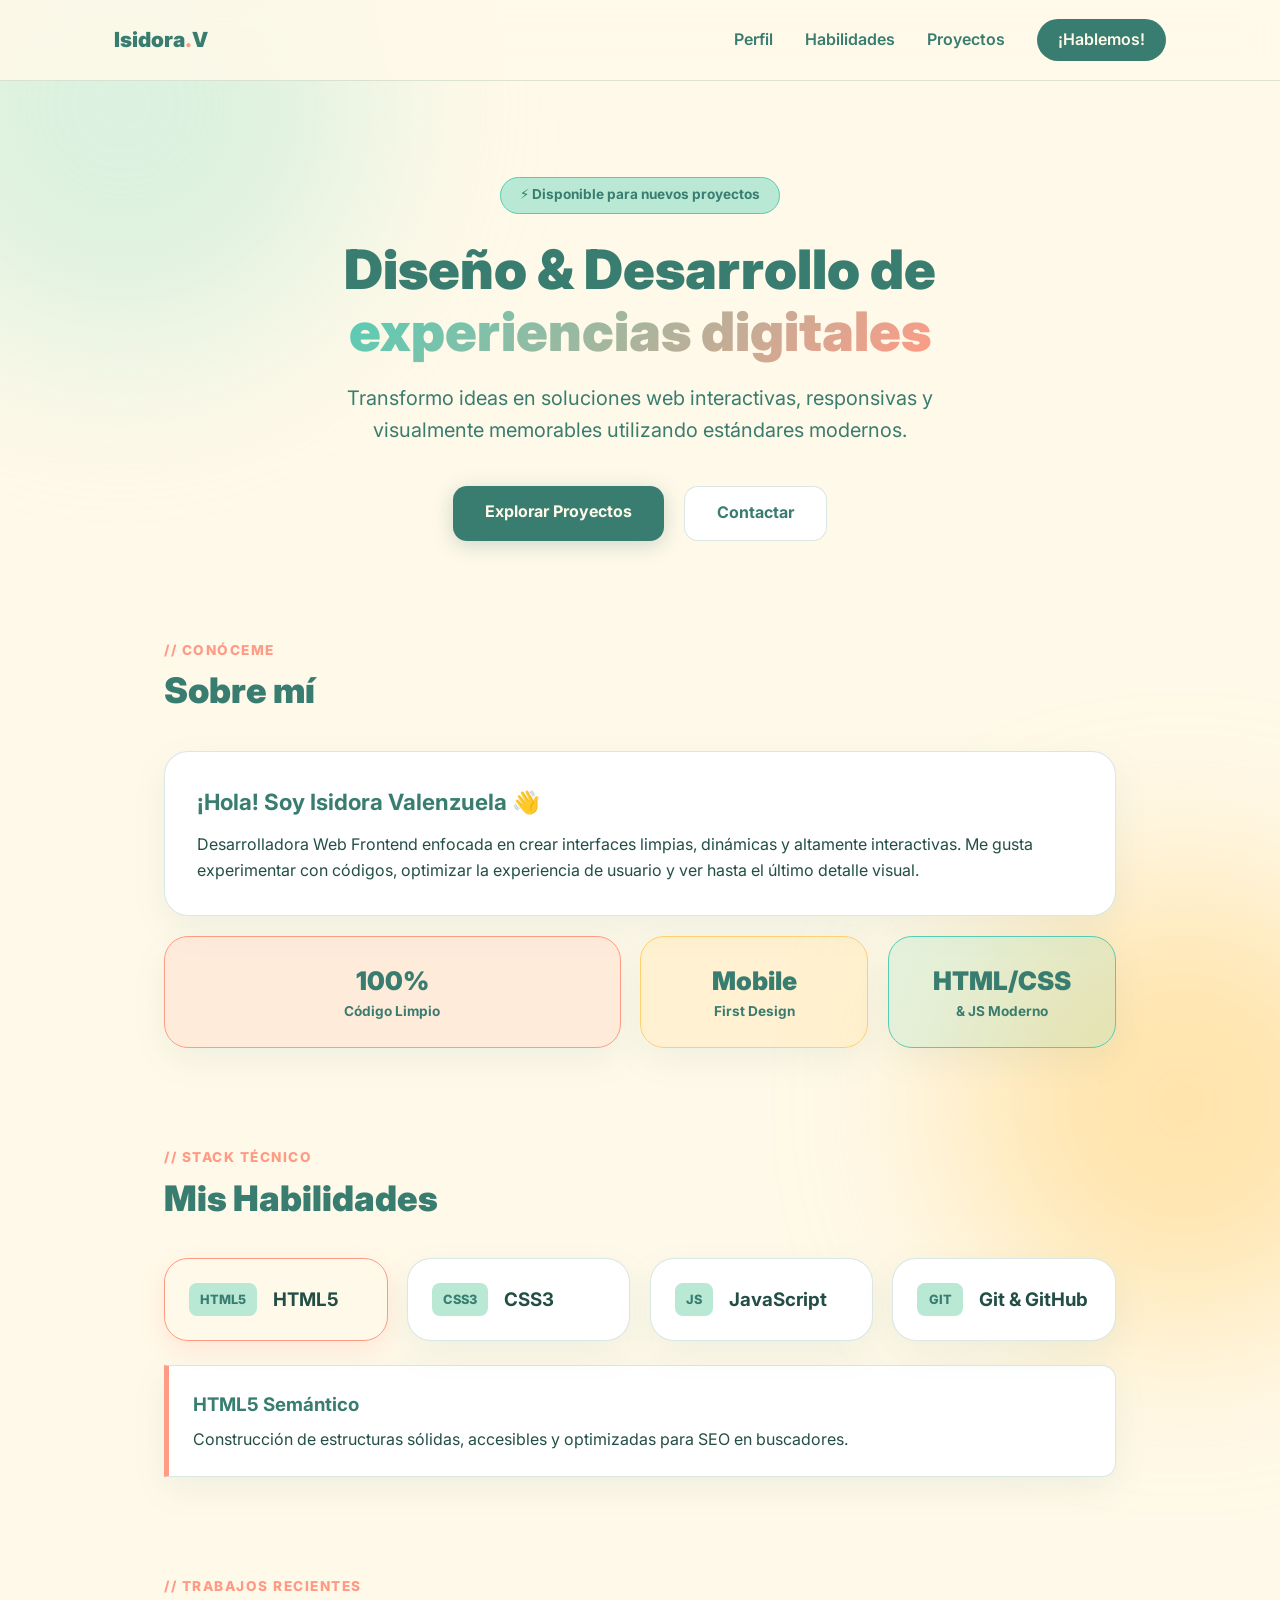
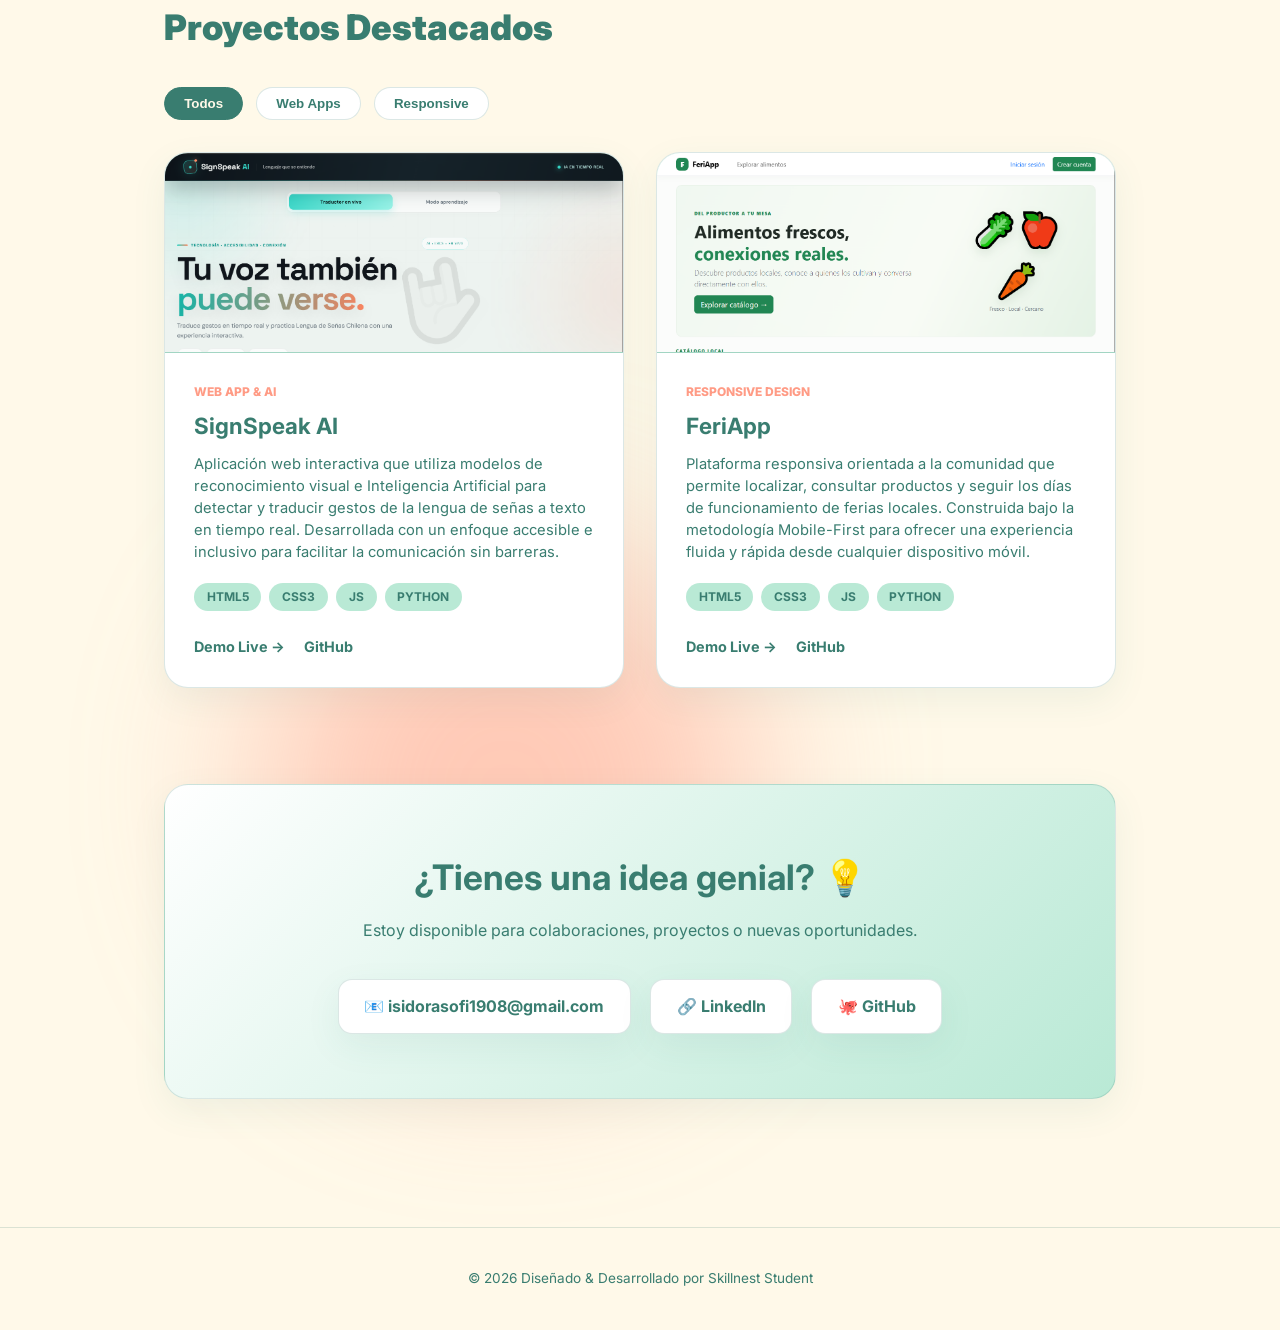
<file: index.html>
<!DOCTYPE html>
<html lang="es">
<head>
  <meta charset="UTF-8">
  <meta name="viewport" content="width=device-width, initial-scale=1.0">
  <title>Portafolio Interactivo | Frontend Developer</title>
  <!-- Fuente Google Inter -->
  <link rel="preconnect" href="https://fonts.googleapis.com">
  <link rel="preconnect" href="https://fonts.gstatic.com" crossorigin>
  <link href="https://fonts.googleapis.com/css2?family=Inter:wght@300;400;600;700;900&display=swap" rel="stylesheet">
  <link rel="stylesheet" href="static/css/style.css">
</head>
<body>

  <!-- ELEMENTOS DE FONDO DINÁMICO -->
  <div class="blob blob-1"></div>
  <div class="blob blob-2"></div>
  <div class="blob blob-3"></div>

  <!-- NAVEGACIÓN -->
  <header class="navbar">
    <div class="nav-container">
      <a href="#" class="logo">Isidora<span class="logo-accent">.</span>V</a>
      <nav class="nav-links">
        <a href="#sobre-mi">Perfil</a>
        <a href="#skills">Habilidades</a>
        <a href="#proyectos">Proyectos</a>
        <a href="#contacto" class="nav-btn">¡Hablemos!</a>
      </nav>
    </div>
  </header>

  <!-- HÉROE DINÁMICO -->
  <section class="hero">
    <div class="hero-container">
      <div class="badge">⚡ Disponible para nuevos proyectos</div>
      <h1>Diseño & Desarrollo de <span class="gradient-text">experiencias digitales</span></h1>
      <p class="hero-description">
        Transformo ideas en soluciones web interactivas, responsivas y visualmente memorables utilizando estándares modernos.
      </p>
      <div class="hero-actions">
        <a href="#proyectos" class="btn btn-primary">Explorar Proyectos</a>
        <a href="#contacto" class="btn btn-secondary">Contactar</a>
      </div>
    </div>
  </section>

  <main class="main-container">

    <!-- BENTO GRID DE PERFIL & ESTADÍSTICAS -->
    <section id="sobre-mi" class="section">
      <div class="section-header">
        <span class="section-subtitle">// CONÓCEME</span>
        <h2>Sobre mí</h2>
      </div>

      <div class="bento-grid">
        <div class="bento-card main-info">
          <h3>¡Hola! Soy Isidora Valenzuela 👋</h3>
          <p>
            Desarrolladora Web Frontend enfocada en crear interfaces limpias, dinámicas y altamente interactivas. Me gusta experimentar con códigos, optimizar la experiencia de usuario y ver hasta el último detalle visual.
          </p>
        </div>

        <div class="bento-card stat-card coral">
          <span class="stat-number">100%</span>
          <span class="stat-label">Código Limpio</span>
        </div>

        <div class="bento-card stat-card yellow">
          <span class="stat-number">Mobile</span>
          <span class="stat-label">First Design</span>
        </div>

        <div class="bento-card stat-card teal">
          <span class="stat-number">HTML/CSS</span>
          <span class="stat-label">& JS Moderno</span>
        </div>
      </div>
    </section>

    <!-- HABILIDADES DINÁMICAS -->
    <section id="skills" class="section">
      <div class="section-header">
        <span class="section-subtitle">// STACK TÉCNICO</span>
        <h2>Mis Habilidades</h2>
      </div>

      <div class="skills-grid">
        <div class="skill-card active" onclick="selectSkill(this, 'HTML5 Semántico', 'Construcción de estructuras sólidas, accesibles y optimizadas.')">
          <div class="skill-badge html-badge">HTML5</div>
          <h3>HTML5</h3>
        </div>
        <div class="skill-card" onclick="selectSkill(this, 'CSS3 & Layouts', 'Maquetación avanzada con Flexbox, CSS, variables dinámicas y animaciones fluidas.')">
          <div class="skill-badge css-badge">CSS3</div>
          <h3>CSS3</h3>
        </div>
        <div class="skill-card" onclick="selectSkill(this, 'JavaScript Moderno', 'Lógica interactiva, gestión del DOM, consumo de APIs y manejo de eventos dinámicos.')">
          <div class="skill-badge js-badge">JS</div>
          <h3>JavaScript</h3>
        </div>
        <div class="skill-card" onclick="selectSkill(this, 'Control de Versiones', 'Gestión eficiente de repositorios, trabajo colaborativo y despliegue continuo en GitHub.')">
          <div class="skill-badge git-badge">GIT</div>
          <h3>Git & GitHub</h3>
        </div>
      </div>

      <div class="skill-detail" id="skill-box">
        <h3 id="skill-title">HTML5 Semántico</h3>
        <p id="skill-desc">Construcción de estructuras sólidas, accesibles y optimizadas para SEO en buscadores.</p>
      </div>
    </section>

    <!-- PROYECTOS CON FILTRO INTERACTIVO -->
    <section id="proyectos" class="section">
      <div class="section-header">
        <span class="section-subtitle">// TRABAJOS RECIENTES</span>
        <h2>Proyectos Destacados</h2>
      </div>

      <!-- BOTONES DE FILTRO -->
      <div class="project-filters">
        <button class="filter-btn active" onclick="filterProjects('todos', this)">Todos</button>
        <button class="filter-btn" onclick="filterProjects('web', this)">Web Apps</button>
        <button class="filter-btn" onclick="filterProjects('responsive', this)">Responsive</button>
      </div>

      <div class="projects-grid">
        <!-- PROYECTO 1: SignSpeak AI -->
        <article class="project-card" data-category="web">
          <div class="project-banner">
            <img src="static/img/SignSpeakAI.png" alt="Captura de SignSpeak AI" onerror="this.parentNode.classList.add('project-1-bg')">
          </div>
          <div class="project-content">
            <span class="project-tag">WEB APP & AI</span>
            <h3>SignSpeak AI</h3>
            <p>Aplicación web interactiva que utiliza modelos de reconocimiento visual e Inteligencia Artificial para detectar y traducir gestos de la lengua de señas a texto en tiempo real. Desarrollada con un enfoque accesible e inclusivo para facilitar la comunicación sin barreras.</p>
            <div class="tech-stack">
              <span>HTML5</span>
              <span>CSS3</span>
              <span>JS</span>
              <span>PYTHON</span>
            </div>
            <div class="project-links">
              <a href="https://tuli-rh.github.io/SignSpeakAI/" target="_blank" class="link-btn primary">Demo Live →</a>
              <a href="https://github.com/tuli-rh/SignSpeakAI" target="_blank" class="link-btn secondary">GitHub</a>
            </div>
          </div>
        </article>

        <!-- PROYECTO 2: FeriApp -->
        <article class="project-card" data-category="responsive">
          <div class="project-banner">
            <img src="static/img/FeriApp.png" alt="Captura de FeriApp" onerror="this.parentNode.classList.add('project-2-bg')">
          </div>
          <div class="project-content">
            <span class="project-tag">RESPONSIVE DESIGN</span>
            <h3>FeriApp</h3>
            <p>Plataforma responsiva orientada a la comunidad que permite localizar, consultar productos y seguir los días de funcionamiento de ferias locales. Construida bajo la metodología Mobile-First para ofrecer una experiencia fluida y rápida desde cualquier dispositivo móvil.</p>
            <div class="tech-stack">
              <span>HTML5</span>
              <span>CSS3</span>
              <span>JS</span>
              <span>PYTHON</span>
            </div>
            <div class="project-links">
              <a href="https://feriapp-sitio-web-xdsj.onrender.com/" target="_blank" class="link-btn primary">Demo Live →</a>
              <a href="https://github.com/tuli-rh/feriApp_sitio_web" target="_blank" class="link-btn secondary">GitHub</a>
            </div>
          </div>
        </article>
      </div>
    </section>

    <!-- CONTACTO DESTACADO -->
    <section id="contacto" class="section">
      <div class="contact-card">
        <h2>¿Tienes una idea genial? 💡</h2>
        <p>Estoy disponible para colaboraciones, proyectos o nuevas oportunidades.</p>
        <div class="contact-info">
          <a href="mailto:isidorasofi1908@gmail.com" class="contact-link">📧 isidorasofi1908@gmail.com</a>
          <a href="https://www.linkedin.com/in/isidora-valenzuela-a867843b9/" target="_blank" class="contact-link">🔗 LinkedIn</a>
          <a href="https://github.com/isiss641225" target="_blank" class="contact-link">🐙 GitHub</a>
        </div>
      </div>
    </section>

  </main>

  <footer>
    <p>© 2026 Diseñado & Desarrollado por Skillnest Student</p>
  </footer>

  <script src="static/js/script.js"></script>
</body>
</html>
</file>
<file: static/css/style.css>
/* ===================================================
   PALETA TURQUESA, CORAL & AMARILLO CÁLIDO
   =================================================== */
:root {
  --c-bg: #FFF9E9;
  --c-mint-light: #B9E9D5;
  --c-turquoise: #55CDB5;
  --c-coral: #FF9B85;
  --c-yellow: #FFCF70;
  --c-teal-dark: #397D70;

  --text-main: #234E46;
  --text-muted: #397D70;
  --bg-card: #FFFFFF;

  --gradient-accent: linear-gradient(135deg, var(--c-turquoise) 0%, var(--c-coral) 100%);
  --border-color: rgba(57, 125, 112, 0.18);
  --shadow-soft: 0 12px 35px rgba(57, 125, 112, 0.08);
  --radius-lg: 24px;
  --radius-md: 14px;
}

* {
  box-sizing: border-box;
  margin: 0;
  padding: 0;
  scroll-behavior: smooth;
}

body {
  font-family: 'Inter', system-ui, -apple-system, sans-serif;
  background-color: var(--c-bg);
  color: var(--text-main);
  line-height: 1.6;
  overflow-x: hidden;
  position: relative;
}

/* BLOBS ANIMADOS EN EL FONDO */
.blob {
  position: absolute;
  border-radius: 50%;
  filter: blur(90px);
  z-index: -1;
  opacity: 0.5;
  pointer-events: none;
}
.blob-1 { top: -5%; left: -10%; width: 500px; height: 500px; background: var(--c-mint-light); }
.blob-2 { top: 30%; right: -10%; width: 450px; height: 450px; background: var(--c-yellow); }
.blob-3 { bottom: 10%; left: 20%; width: 500px; height: 500px; background: var(--c-coral); }

/* NAVEGACIÓN */
.navbar {
  position: sticky;
  top: 0;
  z-index: 100;
  background: rgba(255, 249, 233, 0.85);
  backdrop-filter: blur(16px);
  border-bottom: 1px solid var(--border-color);
}

.nav-container {
  max-width: 1100px;
  margin: 0 auto;
  display: flex;
  justify-content: space-between;
  align-items: center;
  padding: 1.2rem 1.5rem;
}

.logo {
  font-weight: 900;
  font-size: 1.3rem;
  color: var(--c-teal-dark);
  text-decoration: none;
}

.logo-accent { color: var(--c-coral); }

.nav-links {
  display: flex;
  align-items: center;
  gap: 2rem;
}

.nav-links a {
  color: var(--text-muted);
  text-decoration: none;
  font-weight: 600;
  transition: color 0.2s ease;
}

.nav-links a:hover { color: var(--c-teal-dark); }

.nav-btn {
  background: var(--c-teal-dark);
  color: #FFF9E9 !important;
  font-weight: 700;
  padding: 0.5rem 1.3rem;
  border-radius: 30px;
  transition: transform 0.2s ease, box-shadow 0.2s ease !important;
}

.nav-btn:hover {
  transform: translateY(-2px);
  box-shadow: 0 6px 20px rgba(57, 125, 112, 0.3);
}

/* HERO SECTION */
.hero {
  padding: 6rem 1.5rem 4rem 1.5rem;
  text-align: center;
}

.hero-container {
  max-width: 850px;
  margin: 0 auto;
}

.badge {
  display: inline-block;
  padding: 0.4rem 1.2rem;
  background: var(--c-mint-light);
  color: var(--c-teal-dark);
  border-radius: 30px;
  font-size: 0.85rem;
  font-weight: 700;
  margin-bottom: 1.5rem;
  border: 1px solid var(--c-turquoise);
}

.hero h1 {
  font-size: 3.4rem;
  font-weight: 900;
  line-height: 1.15;
  margin-bottom: 1.2rem;
  color: var(--c-teal-dark);
}

.gradient-text {
  background: var(--gradient-accent);
  -webkit-background-clip: text;
  -webkit-text-fill-color: transparent;
}

.hero-description {
  font-size: 1.25rem;
  color: var(--text-muted);
  max-width: 620px;
  margin: 0 auto 2.5rem auto;
}

.hero-actions {
  display: flex;
  justify-content: center;
  gap: 1.2rem;
}

/* BOTONES */
.btn {
  padding: 0.85rem 2rem;
  border-radius: var(--radius-md);
  font-weight: 700;
  text-decoration: none;
  transition: all 0.25s ease;
}

.btn-primary {
  background: var(--c-teal-dark);
  color: #FFF9E9;
  box-shadow: 0 4px 20px rgba(57, 125, 112, 0.25);
}

.btn-primary:hover {
  transform: translateY(-3px);
  box-shadow: 0 8px 25px rgba(57, 125, 112, 0.4);
}

.btn-secondary {
  background: var(--bg-card);
  color: var(--c-teal-dark);
  border: 1px solid var(--border-color);
}

.btn-secondary:hover {
  background: var(--c-mint-light);
  transform: translateY(-2px);
}

/* MAIN CONTAINER & SECCIONES */
.main-container {
  max-width: 1000px;
  margin: 0 auto;
  padding: 2rem 1.5rem;
}

.section { margin-bottom: 6rem; }

.section-header { margin-bottom: 2rem; }

.section-subtitle {
  color: var(--c-coral);
  font-size: 0.85rem;
  font-weight: 800;
  letter-spacing: 1.5px;
}

.section-header h2 {
  font-size: 2.2rem;
  font-weight: 900;
  color: var(--c-teal-dark);
}

/* BENTO GRID */
.bento-grid {
  display: grid;
  grid-template-columns: 2fr 1fr 1fr;
  gap: 1.2rem;
}

.bento-card {
  background: var(--bg-card);
  border-radius: var(--radius-lg);
  padding: 2rem;
  border: 1px solid var(--border-color);
  box-shadow: var(--shadow-soft);
  transition: transform 0.3s ease;
}

.bento-card:hover { transform: translateY(-4px); }

.bento-card.main-info { grid-column: span 3; }
.bento-card.main-info h3 { color: var(--c-teal-dark); margin-bottom: 0.8rem; font-size: 1.4rem; }

.stat-card {
  display: flex;
  flex-direction: column;
  justify-content: center;
  align-items: center;
  text-align: center;
  padding: 1.5rem;
}

.stat-card.coral { background: rgba(255, 155, 133, 0.15); border-color: var(--c-coral); }
.stat-card.yellow { background: rgba(255, 207, 112, 0.2); border-color: var(--c-yellow); }
.stat-card.teal { background: rgba(85, 205, 181, 0.15); border-color: var(--c-turquoise); }

.stat-number { font-size: 1.6rem; font-weight: 900; color: var(--c-teal-dark); }
.stat-label { font-size: 0.85rem; font-weight: 700; color: var(--text-muted); }

/* SKILLS */
.skills-grid {
  display: grid;
  grid-template-columns: repeat(auto-fit, minmax(200px, 1fr));
  gap: 1.2rem;
  margin-bottom: 1.5rem;
}

.skill-card {
  background: var(--bg-card);
  border: 1px solid var(--border-color);
  padding: 1.5rem;
  border-radius: var(--radius-lg);
  box-shadow: var(--shadow-soft);
  cursor: pointer;
  transition: all 0.25s ease;
  display: flex;
  align-items: center;
  gap: 1rem;
}

.skill-card:hover {
  border-color: var(--c-turquoise);
  transform: translateY(-4px);
}

.skill-card.active {
  border-color: var(--c-coral);
  background: #FFF9E9;
  box-shadow: 0 8px 25px rgba(255, 155, 133, 0.2);
}

.skill-badge {
  font-weight: 800;
  font-size: 0.8rem;
  padding: 0.4rem 0.7rem;
  border-radius: 8px;
  background: var(--c-mint-light);
  color: var(--c-teal-dark);
}

.skill-detail {
  background: var(--bg-card);
  border-left: 5px solid var(--c-coral);
  padding: 1.5rem;
  border-radius: 0 var(--radius-md) var(--radius-md) 0;
  border-top: 1px solid var(--border-color);
  border-right: 1px solid var(--border-color);
  border-bottom: 1px solid var(--border-color);
  box-shadow: var(--shadow-soft);
}

.skill-detail h3 { color: var(--c-teal-dark); margin-bottom: 0.4rem; }

/* FILTROS DE PROYECTO */
.project-filters {
  display: flex;
  gap: 0.8rem;
  margin-bottom: 2rem;
}

.filter-btn {
  background: var(--bg-card);
  border: 1px solid var(--border-color);
  padding: 0.5rem 1.2rem;
  border-radius: 20px;
  font-weight: 700;
  color: var(--text-muted);
  cursor: pointer;
  transition: all 0.2s ease;
}

.filter-btn.active, .filter-btn:hover {
  background: var(--c-teal-dark);
  color: #FFF9E9;
  border-color: var(--c-teal-dark);
}

/* CONTENEDOR DE TARJETAS DE PROYECTOS */
.projects-grid {
  display: grid;
  grid-template-columns: repeat(auto-fit, minmax(320px, 1fr));
  gap: 2rem;
}

/* TARJETA INDIVIDUAL (Estructura en Columna Obligatoria) */
.project-card {
  background: var(--bg-card);
  border: 1px solid var(--border-color);
  border-radius: var(--radius-lg);
  box-shadow: var(--shadow-soft);
  overflow: hidden;
  display: flex;
  flex-direction: column; /* Apila el banner arriba y el contenido abajo */
  transition: all 0.3s ease;
}

.project-card:hover {
  border-color: var(--c-turquoise);
  transform: translateY(-6px);
  box-shadow: 0 15px 35px rgba(85, 205, 181, 0.25);
}

/* RECTÁNGULO DE LA IMAGEN EN LA PARTE SUPERIOR */
.project-banner {
  width: 100%;
  height: 200px; /* Ancho completo y alto fijo */
  position: relative;
  overflow: hidden;
  background-color: var(--c-mint-light);
  border-bottom: 1px solid var(--border-color);
}

.project-banner img {
  width: 100%;
  height: 100%;
  object-fit: cover; /* Recorta y encaja la imagen sin deformarla */
  object-position: top center;
  display: block;
  transition: transform 0.3s ease;
}

.project-card:hover .project-banner img {
  transform: scale(1.05);
}

/* BACKUP DE COLOR SI NO CARGA LA IMAGEN */
.project-1-bg { background: linear-gradient(135deg, var(--c-turquoise), var(--c-mint-light)); }
.project-2-bg { background: linear-gradient(135deg, var(--c-yellow), var(--c-coral)); }

/* CONTENIDO INFERIOR */
.project-content {
  padding: 1.8rem;
  display: flex;
  flex-direction: column;
  flex-grow: 1;
}

.project-tag {
  font-size: 0.75rem;
  color: var(--c-coral);
  font-weight: 800;
  text-transform: uppercase;
}

.project-content h3 {
  font-size: 1.4rem;
  margin: 0.4rem 0 0.6rem 0;
  color: var(--c-teal-dark);
}

.project-content p {
  color: var(--text-muted);
  font-size: 0.92rem;
  margin-bottom: 1.2rem;
  line-height: 1.5;
}

.tech-stack {
  display: flex;
  gap: 0.5rem;
  margin-bottom: 1.5rem;
  flex-wrap: wrap;
}

.tech-stack span {
  background: var(--c-mint-light);
  color: var(--c-teal-dark);
  padding: 0.3rem 0.8rem;
  border-radius: 20px;
  font-size: 0.75rem;
  font-weight: 700;
}

.project-links {
  display: flex;
  gap: 1.2rem;
  margin-top: auto; /* Empuja los botones al fondo de la tarjeta */
}

.link-btn { text-decoration: none; font-weight: 700; font-size: 0.9rem; }
.link-btn.primary { color: var(--c-teal-dark); }
.link-btn.primary:hover { color: var(--c-coral); }
.link-btn.secondary { color: var(--text-muted); }

/* CONTACTO */
.contact-card {
  background: linear-gradient(135deg, #FFFFFF 0%, #B9E9D5 100%);
  border: 1px solid var(--border-color);
  padding: 4rem 2rem;
  border-radius: var(--radius-lg);
  box-shadow: var(--shadow-soft);
  text-align: center;
}

.contact-card h2 { font-size: 2.2rem; margin-bottom: 0.8rem; color: var(--c-teal-dark); }
.contact-card p { color: var(--text-muted); margin-bottom: 2.2rem; }

.contact-info { display: flex; justify-content: center; flex-wrap: wrap; gap: 1.2rem; }

.contact-link {
  color: var(--c-teal-dark);
  text-decoration: none;
  font-weight: 700;
  padding: 0.85rem 1.6rem;
  background: #FFFFFF;
  border-radius: var(--radius-md);
  border: 1px solid var(--border-color);
  box-shadow: var(--shadow-soft);
  transition: all 0.25s ease;
}

.contact-link:hover {
  background: var(--c-teal-dark);
  color: #FFF9E9;
  transform: translateY(-3px);
}

/* FOOTER */
footer {
  text-align: center;
  padding: 2.5rem;
  border-top: 1px solid var(--border-color);
  color: var(--text-muted);
  font-size: 0.85rem;
}

/* RESPONSIVO */
@media (max-width: 768px) {
  .hero h1 { font-size: 2.3rem; }
  .bento-grid { grid-template-columns: 1fr; }
  .bento-card.main-info { grid-column: span 1; }
  .nav-links { display: none; }
  .hero-actions, .contact-info { flex-direction: column; }
}
</file>
